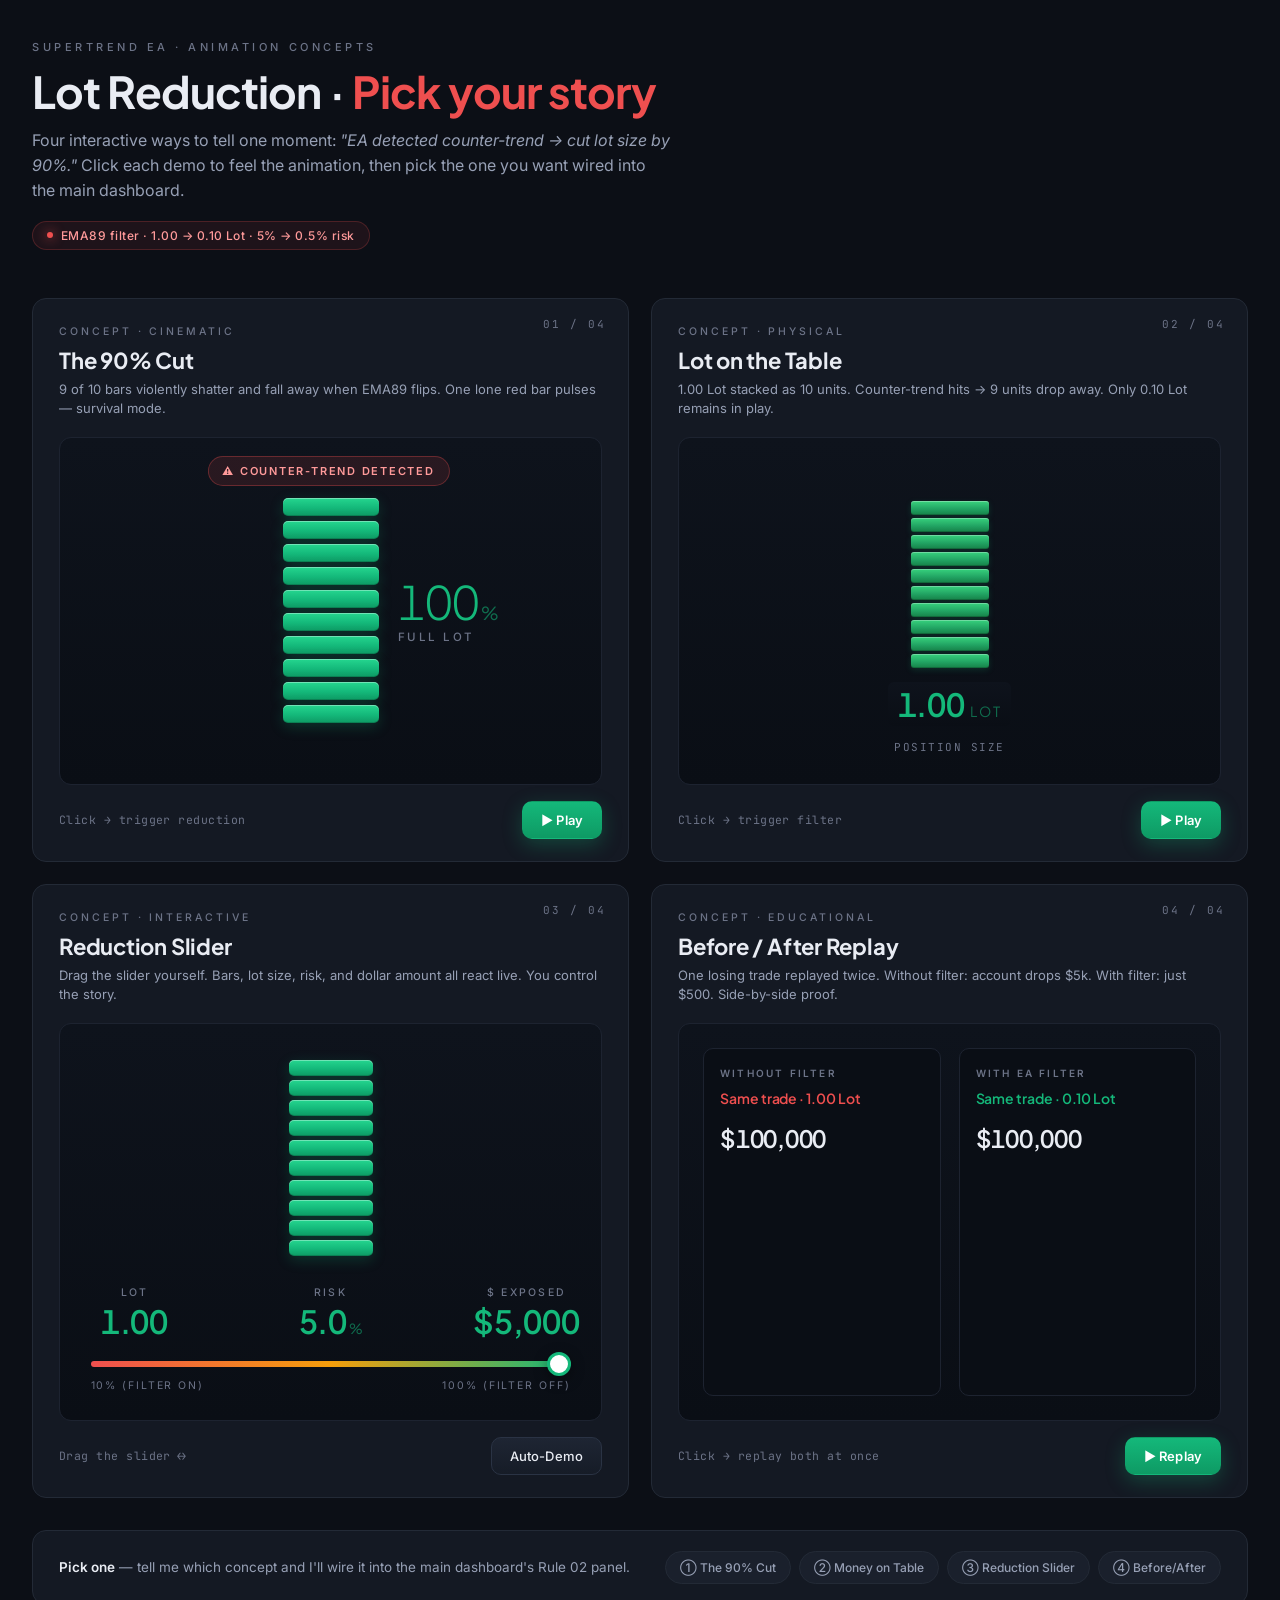
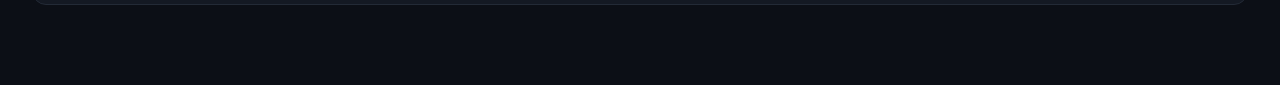
<file: lot_demo.html>
<!DOCTYPE html>
<html lang="en">
<head>
<meta charset="UTF-8">
<meta name="viewport" content="width=device-width,initial-scale=1">
<title>Lot Reduction · Interactive Demo</title>
<link rel="preconnect" href="https://fonts.googleapis.com">
<link rel="preconnect" href="https://fonts.gstatic.com" crossorigin>
<link href="https://fonts.googleapis.com/css2?family=Inter:wght@300;400;500;600;700&family=Plus+Jakarta+Sans:wght@500;600;700;800&family=JetBrains+Mono:wght@400;600&display=swap" rel="stylesheet">
<script src="https://cdn.jsdelivr.net/npm/gsap@3.12.5/dist/gsap.min.js"></script>
<style>
:root{
  --bg:#0c0f16; --bg-elev:#141923; --bg-soft:#1a202c;
  --text:#e9ecf3; --text-dim:#97a0b5; --text-mute:#6c7387;
  --border:#232a36;
  --success:#14b87a; --success-glow:rgba(46,225,154,.42);
  --danger:#ef4f4f; --danger-glow:rgba(255,138,138,.42);
  --warning:#f59e0b; --gold:#f2b43a;
  --radius:14px;
}
*{box-sizing:border-box}
html,body{margin:0;padding:0;background:var(--bg);color:var(--text);
  font-family:'Inter',sans-serif;font-size:14px;-webkit-font-smoothing:antialiased}

.wrap{max-width:1280px;margin:0 auto;padding:40px 32px 80px}

/* ─ Top hero ─ */
.hero{margin-bottom:48px}
.hero__eyebrow{
  font-size:11px;letter-spacing:.32em;text-transform:uppercase;
  color:var(--text-mute);font-weight:500;margin-bottom:14px;
}
.hero__title{
  font-family:'Plus Jakarta Sans',sans-serif;font-weight:700;
  font-size:44px;letter-spacing:-0.02em;line-height:1.05;margin:0 0 14px;
}
.hero__title em{font-style:normal;color:var(--danger)}
.hero__sub{font-size:16px;color:var(--text-dim);max-width:640px;line-height:1.55;margin:0}
.hero__tag{
  display:inline-flex;align-items:center;gap:8px;
  margin-top:18px;padding:6px 14px;border-radius:999px;
  background:rgba(239,79,79,.08);border:1px solid rgba(239,79,79,.22);
  font-size:12px;font-weight:500;color:#ff9a9a;letter-spacing:.04em
}
.hero__tag::before{content:"";width:6px;height:6px;border-radius:50%;background:var(--danger);
  box-shadow:0 0 12px var(--danger)}

/* ─ Demo card ─ */
.demos{display:grid;grid-template-columns:1fr 1fr;gap:22px}
@media (max-width:980px){.demos{grid-template-columns:1fr}}
.demo{
  background:var(--bg-elev);border:1px solid var(--border);
  border-radius:var(--radius);padding:26px 26px 22px;
  display:flex;flex-direction:column;min-height:520px;position:relative;overflow:hidden;
}
.demo__num{
  position:absolute;top:18px;right:22px;font-family:'JetBrains Mono',monospace;
  font-size:11px;color:var(--text-mute);letter-spacing:.18em;
}
.demo__eyebrow{
  font-size:10.5px;letter-spacing:.28em;text-transform:uppercase;
  color:var(--text-mute);font-weight:500;margin-bottom:8px;
}
.demo__title{
  font-family:'Plus Jakarta Sans',sans-serif;font-weight:700;
  font-size:22px;letter-spacing:-0.01em;margin:0 0 6px;
}
.demo__desc{font-size:13px;color:var(--text-dim);margin:0 0 18px;line-height:1.5}
.demo__stage{
  flex:1;background:linear-gradient(180deg,#0e131c 0%,#0a0e15 100%);
  border:1px solid #1d2330;border-radius:12px;
  display:flex;align-items:center;justify-content:center;
  position:relative;overflow:hidden;min-height:280px;
}
.demo__cta{
  margin-top:16px;display:flex;justify-content:space-between;align-items:center;gap:12px;
}
.btn{
  appearance:none;background:linear-gradient(180deg,#1e2533 0%,#161c27 100%);
  border:1px solid #2a3344;color:var(--text);
  padding:10px 18px;border-radius:10px;font-family:inherit;font-size:13px;font-weight:500;
  cursor:pointer;transition:all .2s ease;letter-spacing:.01em;
}
.btn:hover{border-color:#3a4458;transform:translateY(-1px);
  box-shadow:0 6px 20px rgba(0,0,0,.4)}
.btn--accent{background:linear-gradient(180deg,#14b87a 0%,#0e9a64 100%);
  border-color:transparent;color:#fff;font-weight:600;
  box-shadow:0 6px 20px rgba(20,184,122,.28)}
.btn--accent:hover{box-shadow:0 10px 28px rgba(20,184,122,.42)}
.demo__hint{font-size:11.5px;color:var(--text-mute);font-family:'JetBrains Mono',monospace;letter-spacing:.04em}

/* ─ Demo 1: The 90% Cut (shatter) ─ */
#stage1{flex-direction:column;gap:18px;padding:24px 0}
.bars-col{display:flex;flex-direction:column;gap:5px;position:relative}
.bar{
  width:96px;height:18px;border-radius:5px;
  background:linear-gradient(180deg,#25d68f 0%,#14b87a 55%,#0e9a64 100%);
  box-shadow:inset 0 1px 0 rgba(255,255,255,.35),inset 0 -1px 0 rgba(0,0,0,.18),
    0 4px 14px rgba(20,184,122,.22);
  position:relative;will-change:transform,opacity;
}
.bar.is-red{
  background:linear-gradient(180deg,#ff7d7d 0%,#ef4f4f 55%,#d63838 100%);
  box-shadow:inset 0 1px 0 rgba(255,255,255,.35),inset 0 -1px 0 rgba(0,0,0,.18),
    0 4px 14px rgba(239,79,79,.32);
}
.shatter-stat{
  position:absolute;left:120%;top:50%;transform:translateY(-50%);
  white-space:nowrap;font-family:'JetBrains Mono',monospace
}
.shatter-stat__pct{
  font-family:'Plus Jakarta Sans',sans-serif;font-size:46px;font-weight:300;
  letter-spacing:-0.02em;line-height:1;color:var(--success);font-variant-numeric:tabular-nums;
}
.shatter-stat__pct.is-bear{color:var(--danger)}
.shatter-stat__pct small{font-size:18px;opacity:.55;margin-left:2px;font-weight:400}
.shatter-stat__lbl{
  font-family:'Inter',sans-serif;font-size:11.5px;font-weight:500;
  letter-spacing:.22em;text-transform:uppercase;color:var(--text-mute);
  margin-top:6px;
}
.alert-flash{
  position:absolute;top:18px;left:50%;transform:translateX(-50%) translateY(-10px);
  padding:7px 14px;border-radius:999px;
  background:rgba(239,79,79,.12);border:1px solid rgba(239,79,79,.32);
  color:#ff9a9a;font-size:11px;font-weight:600;letter-spacing:.16em;text-transform:uppercase;
  opacity:0;pointer-events:none;
}

/* ─ Demo 2: Lot on the Table ─ */
#stage2{padding:30px;align-items:flex-end;justify-content:center}
.cash-col{display:flex;flex-direction:column;align-items:center;gap:14px;position:relative;z-index:1}
.cash-stack{
  display:flex;flex-direction:column-reverse;gap:3px;height:200px;justify-content:flex-start;
  position:relative;z-index:1;
}
.cash{
  width:78px;height:14px;border-radius:3px;
  background:linear-gradient(180deg,#3ad37e 0%,#22a564 55%,#168148 100%);
  box-shadow:inset 0 1px 0 rgba(255,255,255,.3),inset 0 -1px 0 rgba(0,0,0,.2),
    0 2px 6px rgba(20,184,122,.18);
  position:relative;will-change:transform,opacity;
}
.cash-label{
  text-align:center;font-family:'JetBrains Mono',monospace;
  font-size:11px;color:var(--text-mute);letter-spacing:.14em;text-transform:uppercase;
}
.cash-amt{
  font-family:'Plus Jakarta Sans',sans-serif;font-size:32px;font-weight:600;
  color:var(--success);font-variant-numeric:tabular-nums;letter-spacing:-0.01em;
  position:relative;z-index:2;background:linear-gradient(180deg,#0e131c 0%,#0a0e15 100%);
  padding:2px 10px;border-radius:6px;
}
.cash-amt.is-bear{color:var(--danger)}
.cash-amt small{font-size:14px;opacity:.55;font-weight:400;margin-left:2px;text-transform:uppercase;letter-spacing:.12em}

/* ─ Demo 3: Reduction Slider ─ */
#stage3{flex-direction:column;gap:22px;padding:28px}
.slider-row{display:flex;align-items:center;gap:24px;width:100%;justify-content:center}
.slider-meta{display:flex;flex-direction:column;gap:6px;min-width:160px}
.slider-meta__k{font-size:10.5px;letter-spacing:.22em;text-transform:uppercase;color:var(--text-mute);font-weight:500}
.slider-meta__v{
  font-family:'Plus Jakarta Sans',sans-serif;font-size:32px;font-weight:600;
  color:var(--success);font-variant-numeric:tabular-nums;letter-spacing:-0.01em;line-height:1;
}
.slider-meta__v small{font-size:14px;opacity:.55;font-weight:400;margin-left:2px}
.slider-bars{
  display:flex;flex-direction:column;gap:4px;align-items:center;position:relative;
  padding:8px 0
}
.slider-bars .bar{width:84px;height:16px;transition:opacity .25s ease, transform .25s ease}
.slider-row{flex-direction:column;align-items:center}
.slider-control{width:100%;max-width:480px;display:flex;flex-direction:column;gap:10px;align-items:center}
.slider-range{
  appearance:none;width:100%;height:6px;border-radius:999px;
  background:linear-gradient(90deg,var(--danger) 0%,var(--warning) 50%,var(--success) 100%);
  outline:none;cursor:grab
}
.slider-range:active{cursor:grabbing}
.slider-range::-webkit-slider-thumb{
  appearance:none;width:24px;height:24px;border-radius:50%;
  background:#fff;border:3px solid var(--success);
  box-shadow:0 4px 14px rgba(0,0,0,.4);cursor:grab;
}
.slider-zone{
  display:flex;justify-content:space-between;width:100%;
  font-size:10.5px;letter-spacing:.18em;text-transform:uppercase;color:var(--text-mute);
}
.slider-meta-row{display:flex;gap:36px;align-items:center}
.slider-meta-row .slider-meta{align-items:center;text-align:center}

/* ─ Demo 4: Before/After Replay ─ */
#stage4{padding:24px;gap:18px}
.replay-split{display:grid;grid-template-columns:1fr 1fr;gap:18px;width:100%;height:100%;align-items:stretch}
.replay-side{
  display:flex;flex-direction:column;gap:10px;padding:18px 16px;
  background:#0a0e15;border-radius:10px;border:1px solid #1d2330;
  position:relative;overflow:hidden;
}
.replay-side__tag{
  font-size:10px;letter-spacing:.22em;text-transform:uppercase;
  color:var(--text-mute);font-weight:600
}
.replay-side__title{
  font-family:'Plus Jakarta Sans',sans-serif;font-size:14px;font-weight:600;
  margin:0;letter-spacing:-0.005em;
}
.replay-side__title.is-bull{color:var(--success)}
.replay-side__title.is-bear{color:var(--danger)}
.replay-bal{
  font-family:'Plus Jakarta Sans',sans-serif;font-size:24px;font-weight:600;
  font-variant-numeric:tabular-nums;letter-spacing:-0.01em;margin-top:6px
}
.replay-delta{font-family:'JetBrains Mono',monospace;font-size:13px;font-weight:600;height:18px}
.replay-delta.is-bull{color:var(--success)}
.replay-delta.is-bear{color:var(--danger)}
.replay-chart{
  flex:1;min-height:90px;margin-top:8px;
  position:relative;
}
.replay-chart svg{width:100%;height:100%;display:block}
.replay-path{
  fill:none;stroke-width:2.5;stroke-linecap:round;stroke-linejoin:round;
  stroke-dasharray:1000;stroke-dashoffset:1000;
}
.replay-path.is-bull{stroke:var(--success)}
.replay-path.is-bear{stroke:var(--danger)}
.replay-fill{opacity:0}
.replay-fill.is-bull{fill:url(#gBull)}
.replay-fill.is-bear{fill:url(#gBear)}

/* ─ Pick CTA ─ */
.pick-bar{
  margin-top:32px;padding:20px 26px;background:var(--bg-elev);
  border:1px solid var(--border);border-radius:var(--radius);
  display:flex;justify-content:space-between;align-items:center;gap:18px;flex-wrap:wrap;
}
.pick-bar__txt{font-size:13.5px;color:var(--text-dim)}
.pick-bar__txt strong{color:var(--text);font-weight:600}
.pick-bar__btns{display:flex;gap:8px;flex-wrap:wrap}
.pick-pill{
  padding:8px 14px;border-radius:999px;font-size:12px;font-weight:500;
  background:var(--bg-soft);border:1px solid var(--border);color:var(--text-dim);
  cursor:pointer;transition:all .2s ease;font-family:inherit;
}
.pick-pill:hover{border-color:var(--success);color:var(--text)}

/* tiny shake hint */
@keyframes nudge {
  0%,100%{transform:translateX(0)}25%{transform:translateX(-2px)}75%{transform:translateX(2px)}
}
.nudge{animation:nudge .4s ease}
</style>
</head>
<body>
<div class="wrap">

  <!-- Hero -->
  <section class="hero">
    <div class="hero__eyebrow">Supertrend EA · Animation Concepts</div>
    <h1 class="hero__title">Lot Reduction · <em>Pick your story</em></h1>
    <p class="hero__sub">
      Four interactive ways to tell one moment: <em>"EA detected counter-trend → cut lot size by 90%."</em>
      Click each demo to feel the animation, then pick the one you want wired into the main dashboard.
    </p>
    <span class="hero__tag">EMA89 filter · 1.00 → 0.10 Lot · 5% → 0.5% risk</span>
  </section>

  <!-- 4 Demos -->
  <div class="demos">

    <!-- ─ Demo 1: The 90% Cut ─ -->
    <article class="demo">
      <span class="demo__num">01 / 04</span>
      <div class="demo__eyebrow">Concept · Cinematic</div>
      <h2 class="demo__title">The 90% Cut</h2>
      <p class="demo__desc">9 of 10 bars violently shatter and fall away when EMA89 flips. One lone red bar pulses — survival mode.</p>
      <div class="demo__stage" id="stage1">
        <div class="alert-flash" id="alert1">⚠ Counter-trend Detected</div>
        <div class="bars-col" id="barsCol1">
          <span class="bar"></span><span class="bar"></span><span class="bar"></span>
          <span class="bar"></span><span class="bar"></span><span class="bar"></span>
          <span class="bar"></span><span class="bar"></span><span class="bar"></span>
          <span class="bar"></span>
          <div class="shatter-stat">
            <div class="shatter-stat__pct" id="pct1">100<small>%</small></div>
            <div class="shatter-stat__lbl" id="lbl1">Full Lot</div>
          </div>
        </div>
      </div>
      <div class="demo__cta">
        <span class="demo__hint">Click → trigger reduction</span>
        <button class="btn btn--accent" onclick="runShatter()">▶ Play</button>
      </div>
    </article>

    <!-- ─ Demo 2: Lot on the Table ─ -->
    <article class="demo">
      <span class="demo__num">02 / 04</span>
      <div class="demo__eyebrow">Concept · Physical</div>
      <h2 class="demo__title">Lot on the Table</h2>
      <p class="demo__desc">1.00 Lot stacked as 10 units. Counter-trend hits → 9 units drop away. Only 0.10 Lot remains in play.</p>
      <div class="demo__stage" id="stage2">
        <div class="cash-col">
          <div class="cash-stack" id="cashStackL"></div>
          <div class="cash-amt" id="amtL">1.00<small> Lot</small></div>
          <div class="cash-label">Position Size</div>
        </div>
      </div>
      <div class="demo__cta">
        <span class="demo__hint">Click → trigger filter</span>
        <button class="btn btn--accent" onclick="runLot()">▶ Play</button>
      </div>
    </article>

    <!-- ─ Demo 3: Reduction Slider ─ -->
    <article class="demo">
      <span class="demo__num">03 / 04</span>
      <div class="demo__eyebrow">Concept · Interactive</div>
      <h2 class="demo__title">Reduction Slider</h2>
      <p class="demo__desc">Drag the slider yourself. Bars, lot size, risk, and dollar amount all react live. You control the story.</p>
      <div class="demo__stage" id="stage3">
        <div class="slider-bars" id="sliderBars">
          <span class="bar"></span><span class="bar"></span><span class="bar"></span>
          <span class="bar"></span><span class="bar"></span><span class="bar"></span>
          <span class="bar"></span><span class="bar"></span><span class="bar"></span>
          <span class="bar"></span>
        </div>
        <div class="slider-meta-row">
          <div class="slider-meta"><span class="slider-meta__k">Lot</span><span class="slider-meta__v" id="sLot">1.00</span></div>
          <div class="slider-meta"><span class="slider-meta__k">Risk</span><span class="slider-meta__v" id="sRisk">5.0<small>%</small></span></div>
          <div class="slider-meta"><span class="slider-meta__k">$ Exposed</span><span class="slider-meta__v" id="sUsd">$5,000</span></div>
        </div>
        <div class="slider-control">
          <input type="range" min="10" max="100" value="100" step="10" class="slider-range" id="slider">
          <div class="slider-zone"><span>10% (Filter ON)</span><span>100% (Filter OFF)</span></div>
        </div>
      </div>
      <div class="demo__cta">
        <span class="demo__hint">Drag the slider ↔</span>
        <button class="btn" onclick="animateSlider()">Auto-Demo</button>
      </div>
    </article>

    <!-- ─ Demo 4: Before/After Replay ─ -->
    <article class="demo">
      <span class="demo__num">04 / 04</span>
      <div class="demo__eyebrow">Concept · Educational</div>
      <h2 class="demo__title">Before / After Replay</h2>
      <p class="demo__desc">One losing trade replayed twice. Without filter: account drops $5k. With filter: just $500. Side-by-side proof.</p>
      <div class="demo__stage" id="stage4">
        <div class="replay-split">
          <div class="replay-side">
            <div class="replay-side__tag">Without Filter</div>
            <h3 class="replay-side__title is-bear">Same trade · 1.00 Lot</h3>
            <div class="replay-bal" id="balL">$100,000</div>
            <div class="replay-delta is-bear" id="deltaL"></div>
            <div class="replay-chart">
              <svg viewBox="0 0 200 80" preserveAspectRatio="none">
                <defs>
                  <linearGradient id="gBear" x1="0" x2="0" y1="0" y2="1">
                    <stop offset="0" stop-color="#ef4f4f" stop-opacity=".38"/>
                    <stop offset="1" stop-color="#ef4f4f" stop-opacity="0"/>
                  </linearGradient>
                </defs>
                <path id="fillL" class="replay-fill is-bear" d="M0,30 L40,32 L80,28 L120,40 L160,60 L200,72 L200,80 L0,80 Z"/>
                <path id="pathL" class="replay-path is-bear" d="M0,30 L40,32 L80,28 L120,40 L160,60 L200,72"/>
              </svg>
            </div>
          </div>
          <div class="replay-side">
            <div class="replay-side__tag">With EA Filter</div>
            <h3 class="replay-side__title is-bull">Same trade · 0.10 Lot</h3>
            <div class="replay-bal" id="balR">$100,000</div>
            <div class="replay-delta is-bear" id="deltaR"></div>
            <div class="replay-chart">
              <svg viewBox="0 0 200 80" preserveAspectRatio="none">
                <defs>
                  <linearGradient id="gBull" x1="0" x2="0" y1="0" y2="1">
                    <stop offset="0" stop-color="#14b87a" stop-opacity=".34"/>
                    <stop offset="1" stop-color="#14b87a" stop-opacity="0"/>
                  </linearGradient>
                </defs>
                <path id="fillR" class="replay-fill is-bull" d="M0,30 L40,30 L80,29 L120,31 L160,33 L200,35 L200,80 L0,80 Z"/>
                <path id="pathR" class="replay-path is-bull" d="M0,30 L40,30 L80,29 L120,31 L160,33 L200,35"/>
              </svg>
            </div>
          </div>
        </div>
      </div>
      <div class="demo__cta">
        <span class="demo__hint">Click → replay both at once</span>
        <button class="btn btn--accent" onclick="runReplay()">▶ Replay</button>
      </div>
    </article>
  </div>

  <!-- Pick CTA -->
  <div class="pick-bar">
    <div class="pick-bar__txt">
      <strong>Pick one</strong> — tell me which concept and I'll wire it into the main dashboard's Rule 02 panel.
    </div>
    <div class="pick-bar__btns">
      <button class="pick-pill" onclick="alert('Pick: The 90% Cut\\n\\nTell Claude: \\\"Use Demo 1\\\"')">① The 90% Cut</button>
      <button class="pick-pill" onclick="alert('Pick: Money on the Table\\n\\nTell Claude: \\\"Use Demo 2\\\"')">② Money on Table</button>
      <button class="pick-pill" onclick="alert('Pick: Reduction Slider\\n\\nTell Claude: \\\"Use Demo 3\\\"')">③ Reduction Slider</button>
      <button class="pick-pill" onclick="alert('Pick: Before/After Replay\\n\\nTell Claude: \\\"Use Demo 4\\\"')">④ Before/After</button>
    </div>
  </div>

</div>

<script>
/* ─ Build lot stack dynamically ─ */
const stackL = document.getElementById('cashStackL');
for (let i=0;i<10;i++){
  const c=document.createElement('span');c.className='cash';stackL.appendChild(c);
}

/* ─ Demo 1: The 90% Cut ─ */
function runShatter(){
  const bars = document.querySelectorAll('#barsCol1 .bar');
  const pct = document.getElementById('pct1');
  const lbl = document.getElementById('lbl1');
  const alert = document.getElementById('alert1');

  // reset
  gsap.set(bars,{x:0,y:0,opacity:1,rotation:0,scale:1});
  bars.forEach(b=>b.classList.remove('is-red'));
  pct.textContent='100'; pct.innerHTML='100<small>%</small>'; pct.classList.remove('is-bear');
  lbl.textContent='Full Lot';
  gsap.set(alert,{opacity:0,y:-10});

  const tl = gsap.timeline();
  tl.to(alert,{opacity:1,y:0,duration:.3,ease:'power2.out'},0)
    .to(alert,{x:[-3,3,-2,2,0],duration:.4,ease:'power1.inOut'},0.2);

  // shatter top 9 bars one by one
  for (let i=0;i<9;i++){
    const b = bars[i];
    tl.to(b, {
      x: (Math.random()-0.5)*240,
      y: 80 + Math.random()*100,
      rotation: (Math.random()-0.5)*120,
      opacity: 0,
      duration: .55,
      ease: 'power2.in'
    }, 0.45 + i*0.07);
  }

  // last bar turns red and pulses
  tl.add(()=>bars[9].classList.add('is-red'), '+=.05')
    .to(bars[9], {scale:1.18, duration:.22, ease:'power2.out'})
    .to(bars[9], {scale:1, duration:.45, ease:'elastic.out(1,.5)'});

  // counter ticks 100 → 10
  const obj = {n:100};
  tl.to(obj, {
    n:10, duration:.85, ease:'power2.inOut',
    onUpdate(){ pct.innerHTML = Math.round(obj.n) + '<small>%</small>'; }
  }, '-=1.1');
  tl.add(()=>{pct.classList.add('is-bear');lbl.textContent='Reduced · 0.10 Lot'},'<.5');
}

/* ─ Demo 2: Lot on the Table (top → bottom drop) ─ */
function runLot(){
  const cashesL = stackL.querySelectorAll('.cash');
  // Reset all bars to starting position
  cashesL.forEach(c=>{gsap.set(c,{x:0,y:0,opacity:1,scale:1,rotation:0})});
  const amt = document.getElementById('amtL');
  amt.innerHTML = '1.00<small> Lot</small>';
  amt.classList.remove('is-bear');

  const tl = gsap.timeline();

  // Drop top 9 lot units (DOM uses column-reverse, so top is index 9 down to 1).
  // Bottom unit (index 0) stays as the 0.10 Lot remainder.
  for (let i=9;i>=1;i--){
    const stagger = (9-i)*0.07; // top falls first
    tl.to(cashesL[i], {
      y: 180 + Math.random()*40,
      x: (Math.random()-0.5)*36,
      rotation: (Math.random()-0.5)*45,
      opacity: 0,
      duration: .55,
      ease: 'power2.in'
    }, .25 + stagger);
  }

  // Lot counter ticks 1.00 → 0.10
  const obj = {n:1.00};
  tl.to(obj, {n:0.10, duration:1.0, ease:'power2.inOut',
    onUpdate(){ amt.innerHTML = obj.n.toFixed(2) + '<small> Lot</small>'; }
  }, .35);
  tl.add(()=>amt.classList.add('is-bear'),'>.05');
}

/* ─ Demo 3: Reduction Slider (interactive) ─ */
const slider = document.getElementById('slider');
const sliderBars = document.querySelectorAll('#sliderBars .bar');
function applySlider(pct){
  // pct is 10..100 in steps of 10
  const visible = Math.round(pct/10); // 1..10
  sliderBars.forEach((b,i)=>{
    const show = i >= (10-visible);
    b.style.opacity = show ? 1 : 0.08;
    b.style.transform = show ? 'scaleY(1)' : 'scaleY(.3)';
    b.classList.toggle('is-red', visible <= 3 && show);
  });
  const lot = (pct/100).toFixed(2);
  const risk = (pct/100*5).toFixed(1);
  const usd = Math.round(pct/100*5000);
  document.getElementById('sLot').textContent = lot;
  document.getElementById('sRisk').innerHTML = risk+'<small>%</small>';
  document.getElementById('sUsd').textContent = '$'+usd.toLocaleString();
  // color shift
  const color = pct >= 70 ? 'var(--success)' : pct >= 40 ? 'var(--warning)' : 'var(--danger)';
  document.getElementById('sLot').style.color = color;
  document.getElementById('sRisk').style.color = color;
  document.getElementById('sUsd').style.color = color;
}
slider.addEventListener('input', e => applySlider(+e.target.value));
applySlider(100);

function animateSlider(){
  const tl = gsap.timeline();
  const obj = {v:+slider.value};
  tl.to(obj,{v:100,duration:.6,ease:'power2.out',
    onUpdate(){slider.value=obj.v;applySlider(Math.round(obj.v/10)*10)}})
    .to(obj,{v:10,duration:1.1,ease:'power2.inOut',
      onUpdate(){slider.value=obj.v;applySlider(Math.round(obj.v/10)*10)}}, '+=.4')
    .to(obj,{v:100,duration:.9,ease:'power2.inOut',
      onUpdate(){slider.value=obj.v;applySlider(Math.round(obj.v/10)*10)}}, '+=.4');
}

/* ─ Demo 4: Before/After Replay ─ */
function runReplay(){
  // reset
  gsap.set('#pathL,#pathR',{strokeDashoffset:1000});
  gsap.set('#fillL,#fillR',{opacity:0});
  document.getElementById('balL').textContent='$100,000';
  document.getElementById('balR').textContent='$100,000';
  document.getElementById('deltaL').textContent='';
  document.getElementById('deltaR').textContent='';

  // measure paths
  const pL = document.getElementById('pathL');
  const pR = document.getElementById('pathR');
  const lenL = pL.getTotalLength(); const lenR = pR.getTotalLength();
  gsap.set(pL,{strokeDasharray:lenL,strokeDashoffset:lenL});
  gsap.set(pR,{strokeDasharray:lenR,strokeDashoffset:lenR});

  const tl = gsap.timeline();
  tl.to([pL,pR],{strokeDashoffset:0,duration:2.2,ease:'power1.inOut'},0)
    .to(['#fillL','#fillR'],{opacity:1,duration:1,ease:'power1.out'},1.4);

  // animate balance counters in parallel
  const oL = {n:100000}, oR = {n:100000};
  tl.to(oL,{n:95000,duration:2.2,ease:'power1.inOut',
    onUpdate(){
      document.getElementById('balL').textContent='$'+Math.round(oL.n).toLocaleString();
      document.getElementById('deltaL').textContent='-$'+Math.round(100000-oL.n).toLocaleString()+' (-'+((100000-oL.n)/1000).toFixed(2)+'%)';
    }
  },0);
  tl.to(oR,{n:99500,duration:2.2,ease:'power1.inOut',
    onUpdate(){
      document.getElementById('balR').textContent='$'+Math.round(oR.n).toLocaleString();
      document.getElementById('deltaR').textContent='-$'+Math.round(100000-oR.n).toLocaleString()+' (-'+((100000-oR.n)/1000).toFixed(2)+'%)';
    }
  },0);
}

/* Auto-play Demo 1 once on load to draw attention */
window.addEventListener('load', ()=>{
  setTimeout(runShatter, 700);
});
</script>
</body>
</html>
</file>
